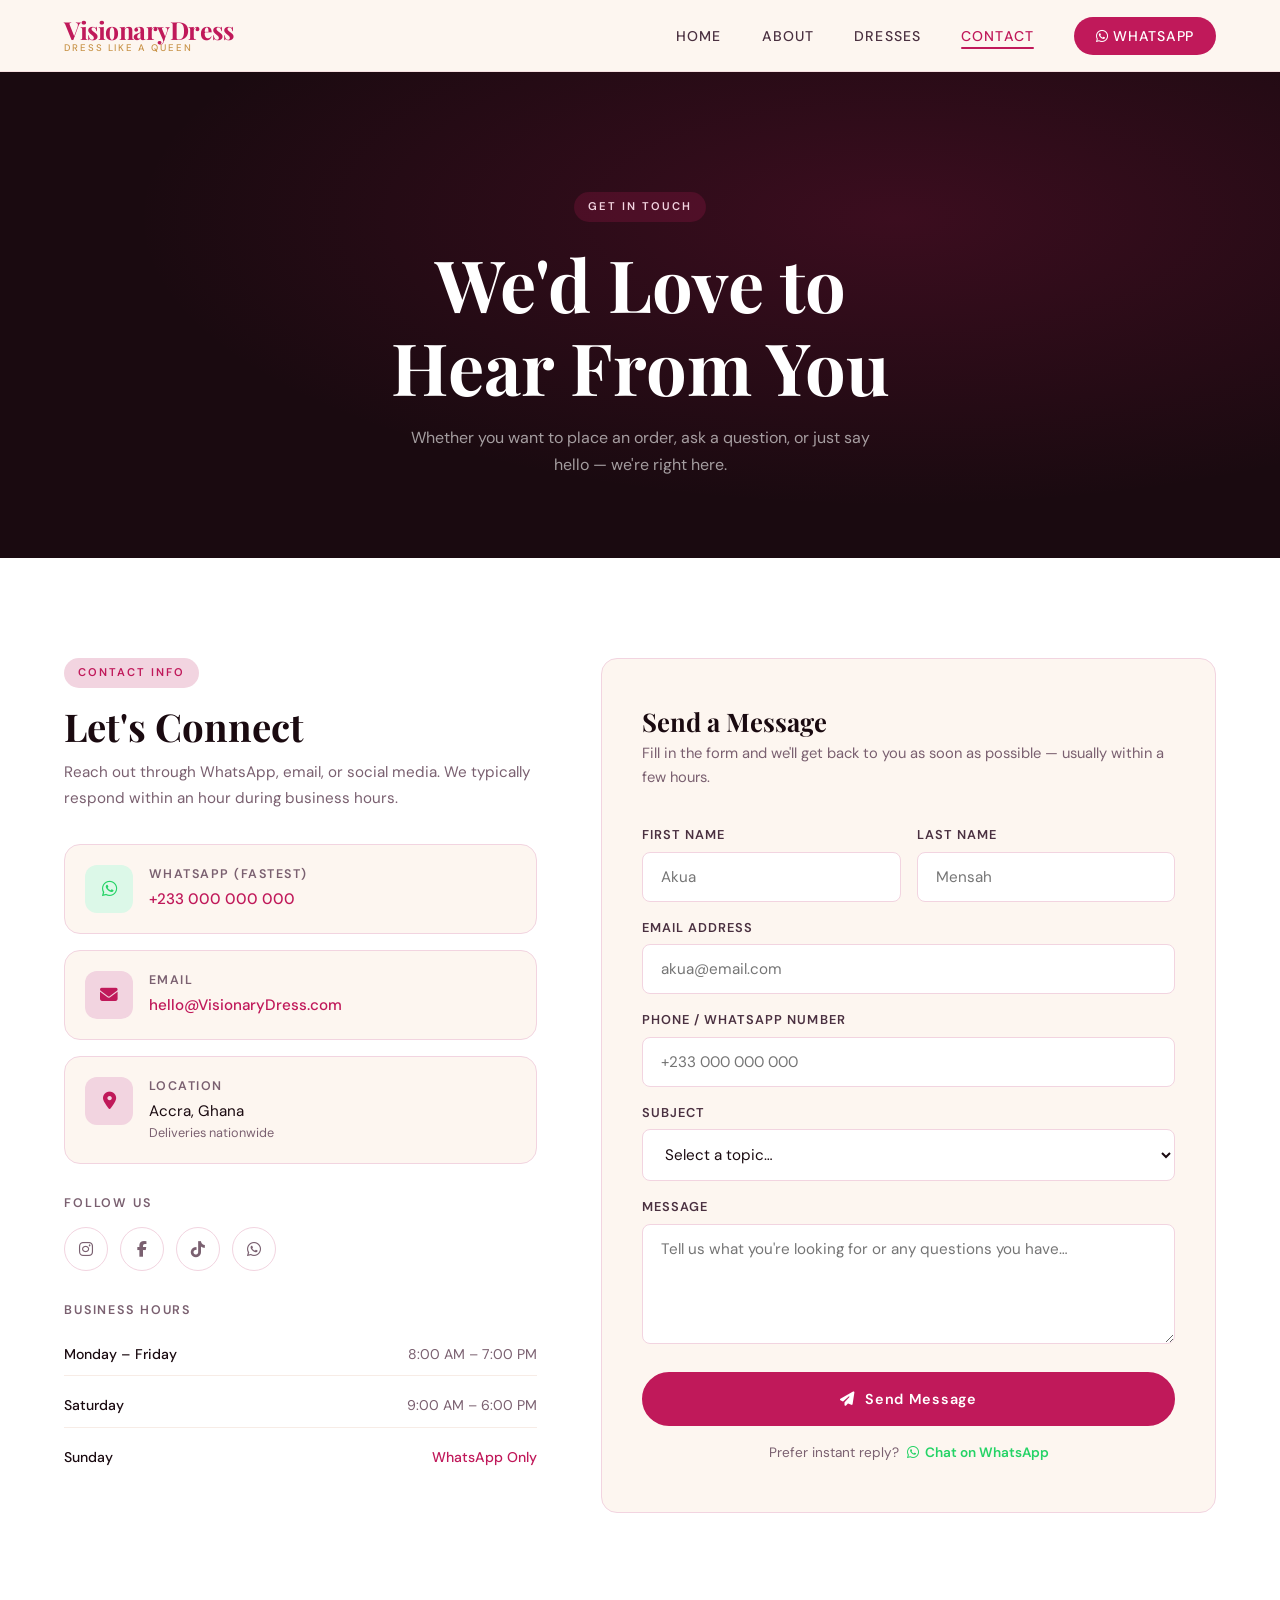
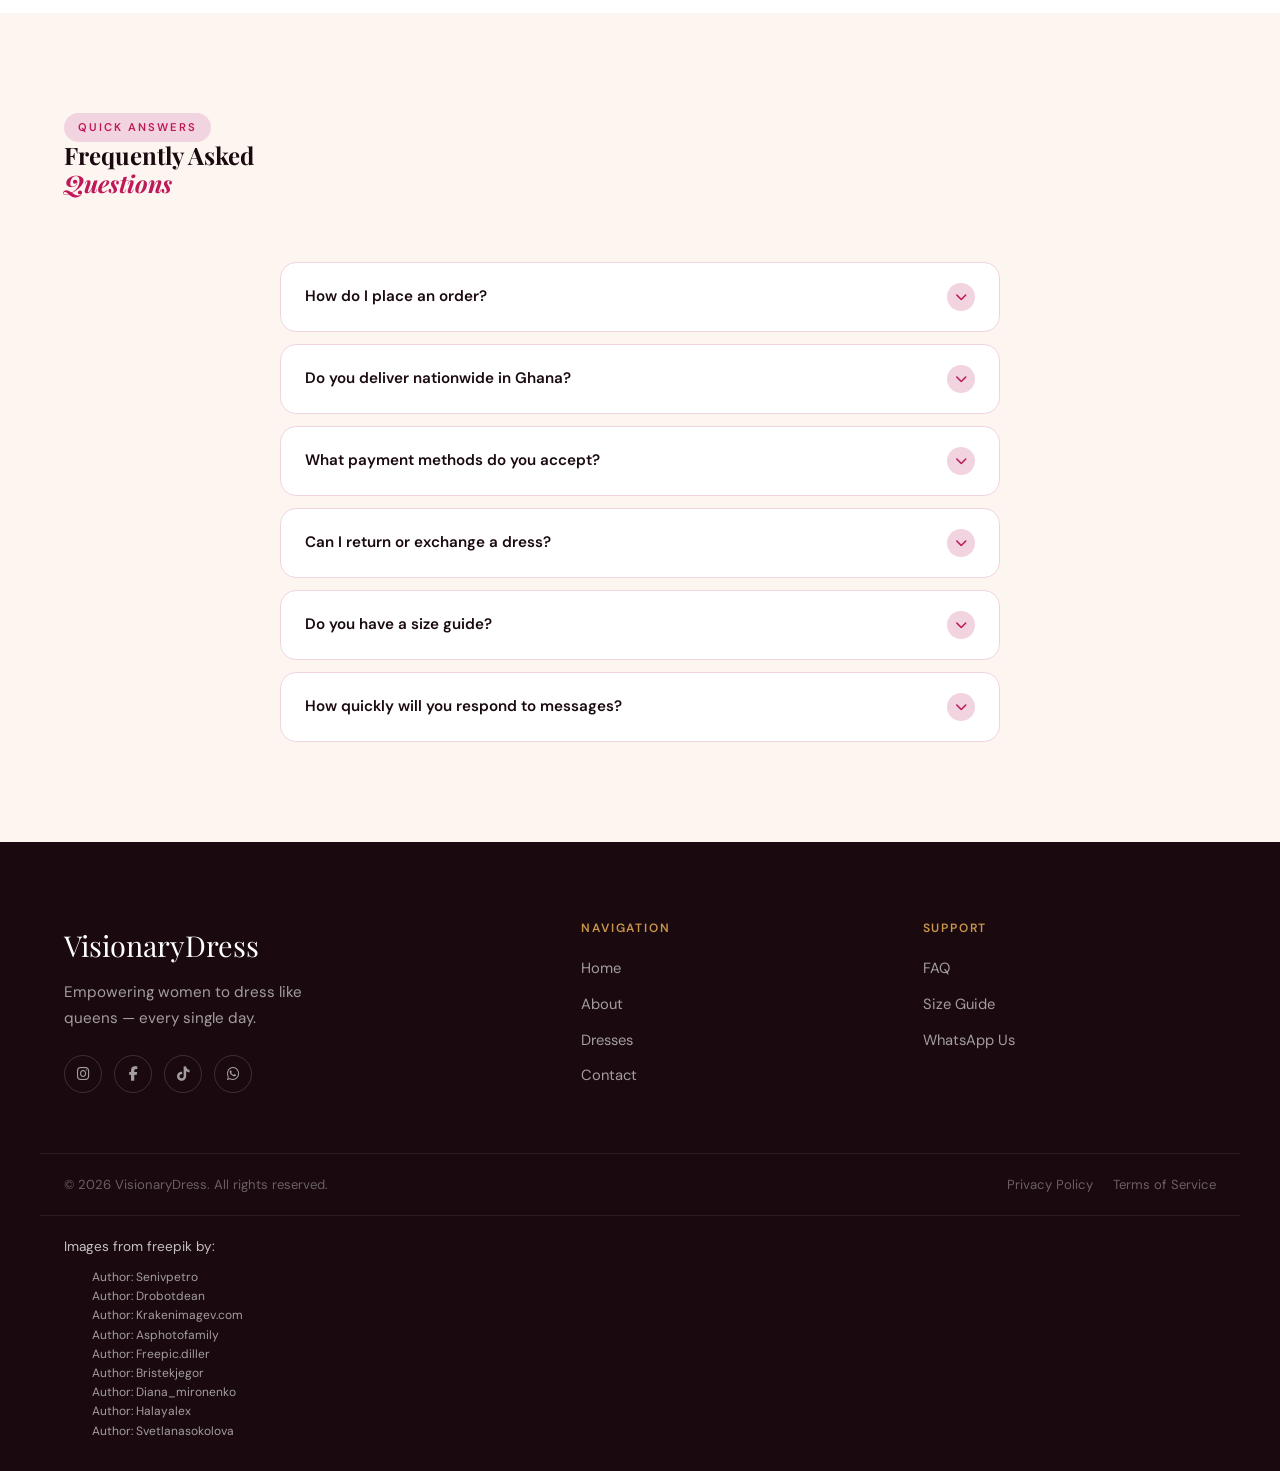
<file: src/pages/contact.html>
﻿<!doctype html>
<html lang="en">
  <head>
    <meta charset="UTF-8" />
    <meta name="viewport" content="width=device-width, initial-scale=1.0" />
    <title>Contact — VisionaryDress</title>
    <link rel="stylesheet" href="../styles/base.css" />
    <link rel="stylesheet" href="../styles/contact.css" />
    <link
      rel="stylesheet"
      href="https://cdnjs.cloudflare.com/ajax/libs/font-awesome/6.5.1/css/all.min.css"
    />
  </head>
  <body>
    <!-- ══ NAVIGATION ══ -->
    <nav class="site-nav" id="site-nav">
      <div class="nav-inner">
        <a href="index.html" class="nav-logo">
          <span class="nav-logo-name">VisionaryDress</span>
          <span class="nav-logo-tagline">Dress Like a Queen</span>
        </a>

        <ul class="nav-links">
          <li><a href="../../index.html">Home</a></li>
          <li><a href="../pages/about.html">About</a></li>
          <li><a href="../pages/dresses.html">Dresses</a></li>
          <li><a href="../pages/contact.html" class="active">Contact</a></li>
          <li>
            <a
              href="https://wa.me/233535750228"
              target="_blank"
              rel="noopener"
              class="nav-cta"
            >
              <i class="fa-brands fa-whatsapp"></i> WhatsApp
            </a>
          </li>
        </ul>

        <button
          class="nav-hamburger"
          id="nav-hamburger"
          aria-label="Toggle menu"
          aria-expanded="false"
        >
          <span></span><span></span><span></span>
        </button>
      </div>
    </nav>

    <!-- Mobile Drawer -->
    <div class="nav-mobile-drawer" id="nav-mobile-drawer">
      <a href="../../index.html">Home</a>
      <a href="../pages/about.html">About</a>
      <a href="../pages/dresses.html">Dresses</a>
      <a href="../pages/contact.html" class="active">Contact</a>
      <a href="https://wa.me/233535750228" target="_blank" rel="noopener">
        <i class="fa-brands fa-whatsapp"></i> WhatsApp Us
      </a>
    </div>

    <!-- ══ PAGE HERO ══ -->
    <div class="page-offset"></div>
    <div class="page-hero">
      <div class="section-wrap page-hero-inner">
        <span class="tag">Get in Touch</span>
        <h1>We'd Love to<br />Hear From You</h1>
        <p>
          Whether you want to place an order, ask a question, or just say hello
          — we're right here.
        </p>
      </div>
    </div>

    <!-- ══ CONTACT SECTION ══ -->
    <section class="contact-section">
      <div class="section-wrap">
        <div class="contact-inner">
          <!-- Info Sidebar -->
          <div class="contact-info-group">
            <div class="contact-info-header">
              <span class="tag">Contact Info</span>
              <h2>Let's Connect</h2>
              <p>
                Reach out through WhatsApp, email, or social media. We typically
                respond within an hour during business hours.
              </p>
            </div>

            <div class="contact-cards">
              <div class="contact-card">
                <div class="contact-card-icon whatsapp">
                  <i class="fa-brands fa-whatsapp"></i>
                </div>
                <div class="contact-card-text">
                  <strong>WhatsApp (Fastest)</strong>
                  <p>
                    <a href="https://wa.me/233535750228" target="_blank"
                      >+233 000 000 000</a
                    >
                  </p>
                </div>
              </div>
              <div class="contact-card">
                <div class="contact-card-icon">
                  <i class="fa-solid fa-envelope"></i>
                </div>
                <div class="contact-card-text">
                  <strong>Email</strong>
                  <p>
                    <a href="mailto:hello@VisionaryDress.com"
                      >hello@VisionaryDress.com</a
                    >
                  </p>
                </div>
              </div>
              <div class="contact-card">
                <div class="contact-card-icon">
                  <i class="fa-solid fa-location-dot"></i>
                </div>
                <div class="contact-card-text">
                  <strong>Location</strong>
                  <p>
                    Accra, Ghana<br /><small style="color: var(--ink-soft)"
                      >Deliveries nationwide</small
                    >
                  </p>
                </div>
              </div>
            </div>

            <div class="contact-social">
              <h4>Follow Us</h4>
              <div class="social-row">
                <a href="#" class="social-link" aria-label="Instagram"
                  ><i class="fa-brands fa-instagram"></i
                ></a>
                <a href="#" class="social-link" aria-label="Facebook"
                  ><i class="fa-brands fa-facebook-f"></i
                ></a>
                <a href="#" class="social-link" aria-label="TikTok"
                  ><i class="fa-brands fa-tiktok"></i
                ></a>
                <a
                  href="https://wa.me/233535750228"
                  class="social-link"
                  aria-label="WhatsApp"
                  target="_blank"
                  ><i class="fa-brands fa-whatsapp"></i
                ></a>
              </div>
            </div>

            <div class="contact-hours">
              <h4>Business Hours</h4>
              <div class="hours-list">
                <div class="hours-item">
                  <span class="day">Monday – Friday</span>
                  <span class="time">8:00 AM – 7:00 PM</span>
                </div>
                <div class="hours-item">
                  <span class="day">Saturday</span>
                  <span class="time">9:00 AM – 6:00 PM</span>
                </div>
                <div class="hours-item">
                  <span class="day">Sunday</span>
                  <span class="closed">WhatsApp Only</span>
                </div>
              </div>
            </div>
          </div>

          <!-- Form -->
          <div class="contact-form-wrap">
            <h3>Send a Message</h3>
            <p>
              Fill in the form and we'll get back to you as soon as possible —
              usually within a few hours.
            </p>

            <form id="contact-form" onsubmit="handleSubmit(event)">
              <div class="form-row">
                <div class="form-group">
                  <label for="fname">First Name</label>
                  <input type="text" id="fname" placeholder="Akua" required />
                </div>
                <div class="form-group">
                  <label for="lname">Last Name</label>
                  <input type="text" id="lname" placeholder="Mensah" required />
                </div>
              </div>

              <div class="form-group" style="margin-bottom: 16px">
                <label for="email">Email Address</label>
                <input
                  type="email"
                  id="email"
                  placeholder="akua@email.com"
                  required
                />
              </div>

              <div class="form-group" style="margin-bottom: 16px">
                <label for="phone">Phone / WhatsApp Number</label>
                <input type="tel" id="phone" placeholder="+233 000 000 000" />
              </div>

              <div class="form-group" style="margin-bottom: 16px">
                <label for="subject">Subject</label>
                <select id="subject">
                  <option value="">Select a topic…</option>
                  <option>I want to place an order</option>
                  <option>Question about a dress</option>
                  <option>Shipping & delivery</option>
                  <option>Returns & exchanges</option>
                  <option>Something else</option>
                </select>
              </div>

              <div class="form-group" style="margin-bottom: 16px">
                <label for="message">Message</label>
                <textarea
                  id="message"
                  placeholder="Tell us what you're looking for or any questions you have…"
                  required
                ></textarea>
              </div>

              <div class="form-submit">
                <button type="submit" class="btn-primary">
                  <i class="fa-solid fa-paper-plane"></i> Send Message
                </button>
                <div class="form-wa-alt">
                  <span>Prefer instant reply?</span>
                  <a href="https://wa.me/233535750228" target="_blank">
                    <i class="fa-brands fa-whatsapp"></i> Chat on WhatsApp
                  </a>
                </div>
              </div>
            </form>

            <!-- Success state (hidden) -->
            <div
              id="form-success"
              style="display: none; text-align: center; padding: 40px 0"
            >
              <div
                style="
                  width: 64px;
                  height: 64px;
                  border-radius: 50%;
                  background: var(--rose-light);
                  display: flex;
                  align-items: center;
                  justify-content: center;
                  margin: 0 auto 16px;
                  color: var(--rose);
                  font-size: 1.5rem;
                "
              >
                <i class="fa-solid fa-check"></i>
              </div>
              <h3 style="margin-bottom: 8px">Message Sent!</h3>
              <p style="color: var(--ink-soft)">
                Thanks for reaching out. We'll get back to you within a few
                hours.
              </p>
              <a
                href="https://wa.me/233535750228"
                target="_blank"
                class="btn-primary"
                style="margin-top: 24px; display: inline-flex"
              >
                <i class="fa-brands fa-whatsapp"></i> Also chat on WhatsApp
              </a>
            </div>
          </div>
        </div>
      </div>
    </section>

    <!-- ══ FAQ ══ -->
    <section class="faq-section">
      <div class="section-wrap">
        <div class="section-header">
          <span class="tag">Quick Answers</span>
          <h2>
            Frequently Asked<br /><em
              style="font-style: italic; color: var(--rose)"
              >Questions</em
            >
          </h2>
        </div>

        <div class="faq-list">
          <div class="faq-item">
            <div class="faq-question" onclick="toggleFaq(this)">
              <h4>How do I place an order?</h4>
              <div class="faq-toggle">
                <i class="fa-solid fa-chevron-down"></i>
              </div>
            </div>
            <div class="faq-answer">
              <p>
                It's easy! Simply browse our collection, find a dress you love,
                and click the "Order on WhatsApp" button. You'll be connected
                directly with us on WhatsApp to confirm your size, delivery
                address, and payment. We'll handle the rest!
              </p>
            </div>
          </div>

          <div class="faq-item">
            <div class="faq-question" onclick="toggleFaq(this)">
              <h4>Do you deliver nationwide in Ghana?</h4>
              <div class="faq-toggle">
                <i class="fa-solid fa-chevron-down"></i>
              </div>
            </div>
            <div class="faq-answer">
              <p>
                Yes! We deliver across Ghana, including Accra, Kumasi, Takoradi,
                Tamale, Cape Coast, and beyond. Delivery times vary by location
                — typically 1–3 business days for major cities.
              </p>
            </div>
          </div>

          <div class="faq-item">
            <div class="faq-question" onclick="toggleFaq(this)">
              <h4>What payment methods do you accept?</h4>
              <div class="faq-toggle">
                <i class="fa-solid fa-chevron-down"></i>
              </div>
            </div>
            <div class="faq-answer">
              <p>
                We accept Mobile Money (MTN, Vodafone, AirtelTigo), bank
                transfers, and cash on delivery in select areas. Payment details
                will be shared when you confirm your order on WhatsApp.
              </p>
            </div>
          </div>

          <div class="faq-item">
            <div class="faq-question" onclick="toggleFaq(this)">
              <h4>Can I return or exchange a dress?</h4>
              <div class="faq-toggle">
                <i class="fa-solid fa-chevron-down"></i>
              </div>
            </div>
            <div class="faq-answer">
              <p>
                Yes! If you receive a dress that doesn't fit or has a defect,
                contact us within 48 hours of delivery. We'll arrange an
                exchange or refund. Please note that items must be unworn and in
                original condition.
              </p>
            </div>
          </div>

          <div class="faq-item">
            <div class="faq-question" onclick="toggleFaq(this)">
              <h4>Do you have a size guide?</h4>
              <div class="faq-toggle">
                <i class="fa-solid fa-chevron-down"></i>
              </div>
            </div>
            <div class="faq-answer">
              <p>
                Absolutely! We carry sizes XS through XXL. When you place an
                order on WhatsApp, just share your measurements (bust, waist,
                hips) and we'll recommend the best size for you. Getting the
                right fit is our priority!
              </p>
            </div>
          </div>

          <div class="faq-item">
            <div class="faq-question" onclick="toggleFaq(this)">
              <h4>How quickly will you respond to messages?</h4>
              <div class="faq-toggle">
                <i class="fa-solid fa-chevron-down"></i>
              </div>
            </div>
            <div class="faq-answer">
              <p>
                We respond to all WhatsApp messages within 1 hour during
                business hours (Mon–Sat, 8 AM–7 PM). For emails, expect a
                response within 24 hours. Sundays we're available on WhatsApp
                only.
              </p>
            </div>
          </div>
        </div>
      </div>
    </section>

    <!-- ══ FOOTER ══ -->
    <footer class="site-footer">
      <div class="footer-grid">
        <div class="footer-brand">
          <div class="logo-name">VisionaryDress</div>
          <p>Empowering women to dress like queens — every single day.</p>
          <div class="footer-social">
            <a href="#" aria-label="Instagram"
              ><i class="fa-brands fa-instagram"></i
            ></a>
            <a href="#" aria-label="Facebook"
              ><i class="fa-brands fa-facebook-f"></i
            ></a>
            <a href="#" aria-label="TikTok"
              ><i class="fa-brands fa-tiktok"></i
            ></a>
            <a
              href="https://wa.me/233535750228"
              aria-label="WhatsApp"
              target="_blank"
              ><i class="fa-brands fa-whatsapp"></i
            ></a>
          </div>
        </div>
        <div class="footer-col">
          <h4>Navigation</h4>
          <ul>
            <li><a href="../../index.html">Home</a></li>
            <li><a href="../pages/about.html" class="active">About</a></li>
            <li><a href="../pages/dresses.html">Dresses</a></li>
            <li><a href="../pages/contact.html">Contact</a></li>
          </ul>
        </div>
        <div class="footer-col">
          <h4>Support</h4>
          <ul>
            <li><a href="contact.html">FAQ</a></li>
            <li><a href="contact.html">Size Guide</a></li>
            <li>
              <a href="https://wa.me/233535750228" target="_blank"
                >WhatsApp Us</a
              >
            </li>
          </ul>
        </div>
      </div>
      <div class="footer-bottom">
        <p>&copy; 2026 VisionaryDress. All rights reserved.</p>
        <div class="footer-bottom-links">
          <a href="#">Privacy Policy</a>
          <a href="#">Terms of Service</a>
        </div>
      </div>
      <div class="footer-credits">
        <p class="credits-title">Images from freepik by:</p>
        <div class="credits-people">
          <p class="author">Author: Senivpetro</p>
          <p class="author">Author: Drobotdean</p>
          <p class="author">Author: Krakenimagev.com</p>
          <p class="author">Author: Asphotofamily</p>
          <p class="author">Author: Freepic.diller</p>
          <p class="author">Author: Bristekjegor</p>
          <p class="author">Author: Diana_mironenko</p>
          <p class="author">Author: Halayalex</p>
          <p class="author">Author: Svetlanasokolova</p>
        </div>
      </div>
    </footer>

    <script src="../pages/nav.js"></script>
    <script>
      // ── FAQ toggle ──
      function toggleFaq(questionEl) {
        const item = questionEl.parentElement;
        const isOpen = item.classList.contains("open");
        // Close all
        document
          .querySelectorAll(".faq-item")
          .forEach((f) => f.classList.remove("open"));
        // Open if wasn't open
        if (!isOpen) item.classList.add("open");
      }

      // ── Form submit ──
      function handleSubmit(e) {
        e.preventDefault();
        document.getElementById("contact-form").style.display = "none";
        document.getElementById("form-success").style.display = "block";
      }
    </script>
  </body>
</html>
</file>
<file: src/styles/base.css>
/* ============================================
   BASE.CSS — Shared styles: vars, nav, footer
   ============================================ */

@import url("https://fonts.googleapis.com/css2?family=Playfair+Display:ital,wght@0,400;0,600;0,700;0,900;1,400;1,600&family=DM+Sans:ital,opsz,wght@0,9..40,300;0,9..40,400;0,9..40,500;0,9..40,600;1,9..40,300&display=swap");

/* ── CSS Variables ── */
:root {
  --rose: #c0195a;
  --rose-dark: #97124a;
  --rose-light: #f2d4e0;
  --gold: #c9954a;
  --gold-light: #f0dfc0;
  --cream: #fdf6f0;
  --blush: #f7ece6;
  --ink: #1a0a10;
  --ink-mid: #4a3040;
  --ink-soft: #7a6070;
  --white: #ffffff;
  --shadow-sm: 0 2px 12px rgba(26, 10, 16, 0.08);
  --shadow-md: 0 8px 32px rgba(26, 10, 16, 0.12);
  --shadow-lg: 0 20px 60px rgba(26, 10, 16, 0.18);
  --radius-sm: 8px;
  --radius-md: 16px;
  --radius-lg: 32px;
  --nav-h: 72px;
  --transition: 0.35s cubic-bezier(0.25, 0.46, 0.45, 0.94);
}

/* ── Reset ── */
*,
*::before,
*::after {
  box-sizing: border-box;
  margin: 0;
  padding: 0;
}

html {
  scroll-behavior: smooth;
}

body {
  font-family: "DM Sans", sans-serif;
  background-color: var(--cream);
  color: var(--ink);
  line-height: 1.6;
  overflow-x: hidden;
}

img {
  display: block;
  max-width: 100%;
}

a {
  text-decoration: none;
  color: inherit;
}

ul {
  list-style: none;
}

/* ── Typography Helpers ── */
.serif {
  font-family: "Playfair Display", serif;
}

h1,
h2,
h3,
h4 {
  font-family: "Playfair Display", serif;
  line-height: 1.15;
  color: var(--ink);
}

/* ── Section Wrapper ── */
.section-wrap {
  max-width: 1200px;
  margin: 0 auto;
  padding: 0 24px;
}

/* ══════════════════════════════════════════
   NAVIGATION
══════════════════════════════════════════ */
.site-nav {
  position: fixed;
  top: 0;
  left: 0;
  width: 100%;
  z-index: 1000;
  height: var(--nav-h);
  background: rgba(253, 246, 240, 0.92);
  backdrop-filter: blur(18px);
  -webkit-backdrop-filter: blur(18px);
  border-bottom: 1px solid rgba(192, 25, 90, 0.1);
  transition: box-shadow var(--transition);
}

.site-nav.scrolled {
  box-shadow: var(--shadow-md);
}

.nav-inner {
  max-width: 1200px;
  margin: 0 auto;
  padding: 0 24px;
  height: 100%;
  display: flex;
  align-items: center;
  justify-content: space-between;
}

/* Logo */
.nav-logo {
  display: flex;
  flex-direction: column;
  line-height: 1;
}

.nav-logo-name {
  font-family: "Playfair Display", serif;
  font-size: 1.55rem;
  font-weight: 700;
  color: var(--rose);
  letter-spacing: -0.5px;
}

.nav-logo-tagline {
  font-size: 0.6rem;
  font-weight: 500;
  letter-spacing: 0.2em;
  text-transform: uppercase;
  color: var(--gold);
}

/* Desktop links */
.nav-links {
  display: none;
  gap: 2.5rem;
  align-items: center;
}

.nav-links a {
  font-size: 0.88rem;
  font-weight: 500;
  letter-spacing: 0.08em;
  text-transform: uppercase;
  color: var(--ink-mid);
  position: relative;
  transition: color var(--transition);
}

.nav-links a::after {
  content: "";
  position: absolute;
  bottom: -4px;
  left: 0;
  width: 0;
  height: 2px;
  background: var(--rose);
  border-radius: 2px;
  transition: width var(--transition);
}

.nav-links a:hover,
.nav-links a.active {
  color: var(--rose);
}

.nav-links a:hover::after,
.nav-links a.active::after {
  width: 100%;
}

.nav-cta {
  background: var(--rose);
  color: var(--white) !important;
  padding: 10px 22px;
  border-radius: var(--radius-lg);
  letter-spacing: 0.05em !important;
  transition:
    background var(--transition),
    transform var(--transition) !important;
}

.nav-cta::after {
  display: none !important;
}

.nav-cta:hover {
  background: var(--rose-dark) !important;
  transform: translateY(-2px);
}

/* Hamburger */
.nav-hamburger {
  display: flex;
  flex-direction: column;
  justify-content: center;
  gap: 5px;
  width: 36px;
  height: 36px;
  background: none;
  border: none;
  cursor: pointer;
  padding: 4px;
  border-radius: var(--radius-sm);
  transition: background var(--transition);
}

.nav-hamburger:hover {
  background: var(--rose-light);
}

.nav-hamburger span {
  display: block;
  width: 100%;
  height: 2px;
  background: var(--ink);
  border-radius: 2px;
  transition:
    transform var(--transition),
    opacity var(--transition);
  transform-origin: center;
}

.nav-hamburger.open span:nth-child(1) {
  transform: translateY(7px) rotate(45deg);
}
.nav-hamburger.open span:nth-child(2) {
  opacity: 0;
  transform: scaleX(0);
}
.nav-hamburger.open span:nth-child(3) {
  transform: translateY(-7px) rotate(-45deg);
}

/* Mobile drawer */
.nav-mobile-drawer {
  position: fixed;
  top: var(--nav-h);
  left: 0;
  width: 100%;
  background: var(--white);
  border-bottom: 1px solid var(--rose-light);
  box-shadow: var(--shadow-lg);
  z-index: 999;
  padding: 32px 24px;
  display: flex;
  flex-direction: column;
  gap: 8px;
  transform: translateY(-110%);
  opacity: 0;
  pointer-events: none;
  transition:
    transform 0.4s cubic-bezier(0.25, 0.46, 0.45, 0.94),
    opacity 0.3s ease;
}

.nav-mobile-drawer.open {
  transform: translateY(0);
  opacity: 1;
  pointer-events: all;
}

.nav-mobile-drawer a {
  display: block;
  font-size: 1.3rem;
  font-family: "Playfair Display", serif;
  font-weight: 600;
  color: var(--ink);
  padding: 14px 0;
  border-bottom: 1px solid var(--blush);
  transition:
    color var(--transition),
    padding-left var(--transition);
}

.nav-mobile-drawer a:hover,
.nav-mobile-drawer a.active {
  color: var(--rose);
  padding-left: 10px;
}

.nav-mobile-drawer a:last-child {
  border-bottom: none;
  margin-top: 12px;
  padding: 14px 24px;
  background: var(--rose);
  color: var(--white);
  border-radius: var(--radius-lg);
  text-align: center;
}

.nav-mobile-drawer a:last-child:hover {
  background: var(--rose-dark);
  padding-left: 24px;
}

/* Page offset for fixed nav */
.page-offset {
  padding-top: var(--nav-h);
}

/* ══════════════════════════════════════════
   FOOTER
══════════════════════════════════════════ */
.site-footer {
  background: var(--ink);
  color: rgba(255, 255, 255, 0.75);
  padding: 80px 0 0;
  margin-top: 0;
}

.footer-grid {
  display: grid;
  grid-template-columns: 1.6fr 1fr 1fr;
  gap: 48px;
  max-width: 1200px;
  margin: 0 auto;
  padding: 0 24px 60px;
}

.footer-brand .logo-name {
  font-family: "Playfair Display", serif;
  font-size: 1.8rem;
  color: var(--white);
  margin-bottom: 12px;
}

.footer-brand p {
  font-size: 0.95rem;
  line-height: 1.7;
  max-width: 260px;
  color: rgba(255, 255, 255, 0.6);
}

.footer-social {
  display: flex;
  gap: 12px;
  margin-top: 24px;
}

.footer-social a {
  width: 38px;
  height: 38px;
  border-radius: 50%;
  border: 1px solid rgba(255, 255, 255, 0.15);
  display: flex;
  align-items: center;
  justify-content: center;
  color: rgba(255, 255, 255, 0.6);
  font-size: 0.9rem;
  transition: all var(--transition);
}

.footer-social a:hover {
  background: var(--rose);
  border-color: var(--rose);
  color: var(--white);
  transform: translateY(-3px);
}

.footer-col h4 {
  font-family: "DM Sans", sans-serif;
  font-size: 0.75rem;
  font-weight: 600;
  letter-spacing: 0.15em;
  text-transform: uppercase;
  color: var(--gold);
  margin-bottom: 20px;
}

.footer-col ul {
  display: flex;
  flex-direction: column;
  gap: 10px;
}

.footer-col ul li a {
  font-size: 0.92rem;
  color: rgba(255, 255, 255, 0.6);
  transition: color var(--transition);
}

.footer-col ul li a:hover {
  color: var(--white);
}

.footer-bottom {
  border-top: 1px solid rgba(255, 255, 255, 0.08);
  max-width: 1200px;
  margin: 0 auto;
  padding: 20px 24px;
  display: flex;
  align-items: center;
  justify-content: space-between;
  gap: 16px;
  flex-wrap: wrap;
}

.footer-bottom p {
  font-size: 0.82rem;
  color: rgba(255, 255, 255, 0.35);
}

.footer-bottom-links {
  display: flex;
  gap: 20px;
}

.footer-bottom-links a {
  font-size: 0.82rem;
  color: rgba(255, 255, 255, 0.35);
  transition: color var(--transition);
}

.footer-bottom-links a:hover {
  color: rgba(255, 255, 255, 0.7);
}

/* ── Utility Classes ── */
.btn-primary {
  display: inline-flex;
  align-items: center;
  gap: 10px;
  padding: 14px 32px;
  background: var(--rose);
  color: var(--white);
  font-family: "DM Sans", sans-serif;
  font-size: 0.9rem;
  font-weight: 600;
  letter-spacing: 0.05em;
  border-radius: var(--radius-lg);
  border: 2px solid var(--rose);
  cursor: pointer;
  transition: all var(--transition);
}

.btn-primary:hover {
  background: var(--rose-dark);
  border-color: var(--rose-dark);
  transform: translateY(-3px);
  box-shadow: 0 12px 30px rgba(192, 25, 90, 0.35);
}

.btn-outline {
  display: inline-flex;
  align-items: center;
  gap: 10px;
  padding: 14px 32px;
  background: transparent;
  color: var(--rose);
  font-family: "DM Sans", sans-serif;
  font-size: 0.9rem;
  font-weight: 600;
  letter-spacing: 0.05em;
  border-radius: var(--radius-lg);
  border: 2px solid var(--rose);
  cursor: pointer;
  transition: all var(--transition);
}

.btn-outline:hover {
  background: var(--rose);
  color: var(--white);
  transform: translateY(-3px);
  box-shadow: 0 12px 30px rgba(192, 25, 90, 0.3);
}

.tag {
  display: inline-block;
  font-size: 0.7rem;
  font-weight: 600;
  letter-spacing: 0.18em;
  text-transform: uppercase;
  color: var(--rose);
  background: var(--rose-light);
  padding: 6px 14px;
  border-radius: var(--radius-lg);
}

.footer-credits {
  border-top: 1px solid rgba(255, 255, 255, 0.08);
  display: flex;
  justify-content: center;
  align-items: left;
  flex-direction: column;
  max-width: 1200px;
  margin: 0 auto;
  padding: 20px 24px;
}
.credits-title {
  font-size: 0.85rem;
}

.credits-people {
  padding: 10px 28px;
}

.credits-people .author {
  font-size: 0.75rem;
  color: rgba(255, 255, 255, 0.6);
}

/* ── Responsive nav ── */
@media (min-width: 768px) {
  .nav-links {
    display: flex;
  }

  .nav-hamburger {
    display: none;
  }

  .nav-mobile-drawer {
    display: none;
  }

  .footer-grid {
    grid-template-columns: 1.6fr 1fr 1fr;
  }
}

@media (max-width: 767px) {
  .footer-grid {
    grid-template-columns: 1fr;
    gap: 36px;
  }
}
</file>
<file: src/styles/contact.css>
/* ============================================
   CONTACT.CSS — Contact page styles
   ============================================ */

/* ── Page Hero ── */
.page-hero {
  background: var(--ink);
  padding: 120px 0 80px;
  text-align: center;
  position: relative;
  overflow: hidden;
}

.page-hero::before {
  content: '';
  position: absolute;
  inset: 0;
  background: radial-gradient(ellipse at 70% 30%, rgba(192,25,90,0.2) 0%, transparent 60%);
  pointer-events: none;
}

.page-hero-inner { position: relative; z-index: 1; }

.page-hero .tag {
  background: rgba(192,25,90,0.2);
  color: var(--rose-light);
  margin-bottom: 20px;
}

.page-hero h1 {
  font-size: clamp(2.5rem, 6vw, 4.5rem);
  color: var(--white);
  margin-bottom: 16px;
}

.page-hero p {
  font-size: 1rem;
  color: rgba(255,255,255,0.6);
  max-width: 480px;
  margin: 0 auto;
  line-height: 1.7;
}

/* ── Contact Section ── */
.contact-section {
  padding: 100px 0;
  background: var(--white);
}

.contact-inner {
  display: grid;
  grid-template-columns: 1fr;
  gap: 64px;
  align-items: start;
}

/* ── Contact Info Sidebar ── */
.contact-info-group {
  display: flex;
  flex-direction: column;
  gap: 32px;
}

.contact-info-header .tag {
  margin-bottom: 16px;
}

.contact-info-header h2 {
  font-size: clamp(1.8rem, 3vw, 2.5rem);
  margin-bottom: 12px;
}

.contact-info-header p {
  color: var(--ink-soft);
  font-size: 0.95rem;
  line-height: 1.7;
}

.contact-cards {
  display: flex;
  flex-direction: column;
  gap: 16px;
}

.contact-card {
  display: flex;
  align-items: flex-start;
  gap: 16px;
  padding: 20px;
  background: var(--cream);
  border-radius: var(--radius-md);
  border: 1px solid var(--rose-light);
  transition: all var(--transition);
}

.contact-card:hover {
  box-shadow: var(--shadow-sm);
  border-color: var(--rose);
}

.contact-card-icon {
  width: 48px;
  height: 48px;
  border-radius: 12px;
  background: var(--rose-light);
  display: flex;
  align-items: center;
  justify-content: center;
  color: var(--rose);
  font-size: 1.1rem;
  flex-shrink: 0;
}

.contact-card-icon.whatsapp {
  background: #dcf8e8;
  color: #25D366;
}

.contact-card-text strong {
  display: block;
  font-size: 0.78rem;
  font-weight: 600;
  letter-spacing: 0.12em;
  text-transform: uppercase;
  color: var(--ink-soft);
  margin-bottom: 4px;
}

.contact-card-text p {
  font-size: 0.95rem;
  color: var(--ink);
  line-height: 1.4;
}

.contact-card-text a {
  color: var(--rose);
  font-weight: 500;
  transition: color var(--transition);
}

.contact-card-text a:hover {
  color: var(--rose-dark);
}

/* Social links */
.contact-social h4 {
  font-family: 'DM Sans', sans-serif;
  font-size: 0.78rem;
  font-weight: 600;
  letter-spacing: 0.15em;
  text-transform: uppercase;
  color: var(--ink-soft);
  margin-bottom: 16px;
}

.social-row {
  display: flex;
  gap: 12px;
}

.social-link {
  width: 44px;
  height: 44px;
  border-radius: 50%;
  border: 1px solid var(--rose-light);
  display: flex;
  align-items: center;
  justify-content: center;
  color: var(--ink-soft);
  font-size: 1rem;
  transition: all var(--transition);
}

.social-link:hover {
  background: var(--rose);
  border-color: var(--rose);
  color: var(--white);
  transform: translateY(-3px);
}

/* Hours */
.contact-hours h4 {
  font-family: 'DM Sans', sans-serif;
  font-size: 0.78rem;
  font-weight: 600;
  letter-spacing: 0.15em;
  text-transform: uppercase;
  color: var(--ink-soft);
  margin-bottom: 16px;
}

.hours-list {
  display: flex;
  flex-direction: column;
  gap: 8px;
}

.hours-item {
  display: flex;
  justify-content: space-between;
  align-items: center;
  padding: 10px 0;
  border-bottom: 1px solid var(--blush);
  font-size: 0.88rem;
}

.hours-item:last-child { border-bottom: none; }

.hours-item .day { color: var(--ink); font-weight: 500; }
.hours-item .time { color: var(--ink-soft); }
.hours-item .closed { color: var(--rose); font-weight: 500; }

/* ── Contact Form ── */
.contact-form-wrap {
  background: var(--cream);
  border-radius: var(--radius-md);
  padding: 48px 40px;
  border: 1px solid var(--rose-light);
}

.contact-form-wrap h3 {
  font-size: 1.6rem;
  margin-bottom: 6px;
}

.contact-form-wrap > p {
  color: var(--ink-soft);
  font-size: 0.92rem;
  margin-bottom: 36px;
}

.form-row {
  display: grid;
  grid-template-columns: 1fr;
  gap: 16px;
  margin-bottom: 16px;
}

.form-group {
  display: flex;
  flex-direction: column;
  gap: 6px;
}

.form-group label {
  font-size: 0.8rem;
  font-weight: 600;
  letter-spacing: 0.08em;
  text-transform: uppercase;
  color: var(--ink-mid);
}

.form-group input,
.form-group select,
.form-group textarea {
  padding: 14px 18px;
  border: 1.5px solid var(--rose-light);
  border-radius: var(--radius-sm);
  font-family: 'DM Sans', sans-serif;
  font-size: 0.95rem;
  color: var(--ink);
  background: var(--white);
  outline: none;
  transition: border-color var(--transition), box-shadow var(--transition);
}

.form-group input:focus,
.form-group select:focus,
.form-group textarea:focus {
  border-color: var(--rose);
  box-shadow: 0 0 0 3px rgba(192,25,90,0.1);
}

.form-group textarea {
  resize: vertical;
  min-height: 120px;
}

.form-submit {
  display: flex;
  flex-direction: column;
  gap: 16px;
  margin-top: 28px;
}

.form-submit .btn-primary {
  width: 100%;
  justify-content: center;
  padding: 16px;
}

.form-wa-alt {
  display: flex;
  align-items: center;
  justify-content: center;
  gap: 8px;
  font-size: 0.85rem;
  color: var(--ink-soft);
}

.form-wa-alt a {
  display: flex;
  align-items: center;
  gap: 6px;
  color: #25D366;
  font-weight: 600;
  transition: opacity var(--transition);
}

.form-wa-alt a:hover { opacity: 0.75; }

/* ── FAQ Section ── */
.faq-section {
  padding: 100px 0;
  background: var(--cream);
}

.faq-list {
  display: flex;
  flex-direction: column;
  gap: 12px;
  max-width: 720px;
  margin: 64px auto 0;
}

.faq-item {
  background: var(--white);
  border-radius: var(--radius-md);
  border: 1px solid var(--rose-light);
  overflow: hidden;
  transition: box-shadow var(--transition);
}

.faq-item:hover {
  box-shadow: var(--shadow-sm);
}

.faq-question {
  display: flex;
  align-items: center;
  justify-content: space-between;
  padding: 20px 24px;
  cursor: pointer;
  gap: 16px;
}

.faq-question h4 {
  font-family: 'DM Sans', sans-serif;
  font-size: 0.95rem;
  font-weight: 600;
  color: var(--ink);
}

.faq-toggle {
  width: 28px;
  height: 28px;
  border-radius: 50%;
  background: var(--rose-light);
  color: var(--rose);
  display: flex;
  align-items: center;
  justify-content: center;
  font-size: 0.75rem;
  flex-shrink: 0;
  transition: transform var(--transition), background var(--transition);
}

.faq-item.open .faq-toggle {
  transform: rotate(180deg);
  background: var(--rose);
  color: var(--white);
}

.faq-answer {
  max-height: 0;
  overflow: hidden;
  transition: max-height 0.4s ease, padding var(--transition);
}

.faq-item.open .faq-answer {
  max-height: 300px;
}

.faq-answer p {
  padding: 0 24px 20px;
  font-size: 0.92rem;
  color: var(--ink-soft);
  line-height: 1.7;
}

/* ── Responsive ── */
@media (min-width: 640px) {
  .form-row {
    grid-template-columns: 1fr 1fr;
  }
}

@media (min-width: 1024px) {
  .contact-inner {
    grid-template-columns: 1fr 1.3fr;
  }
}
</file>
